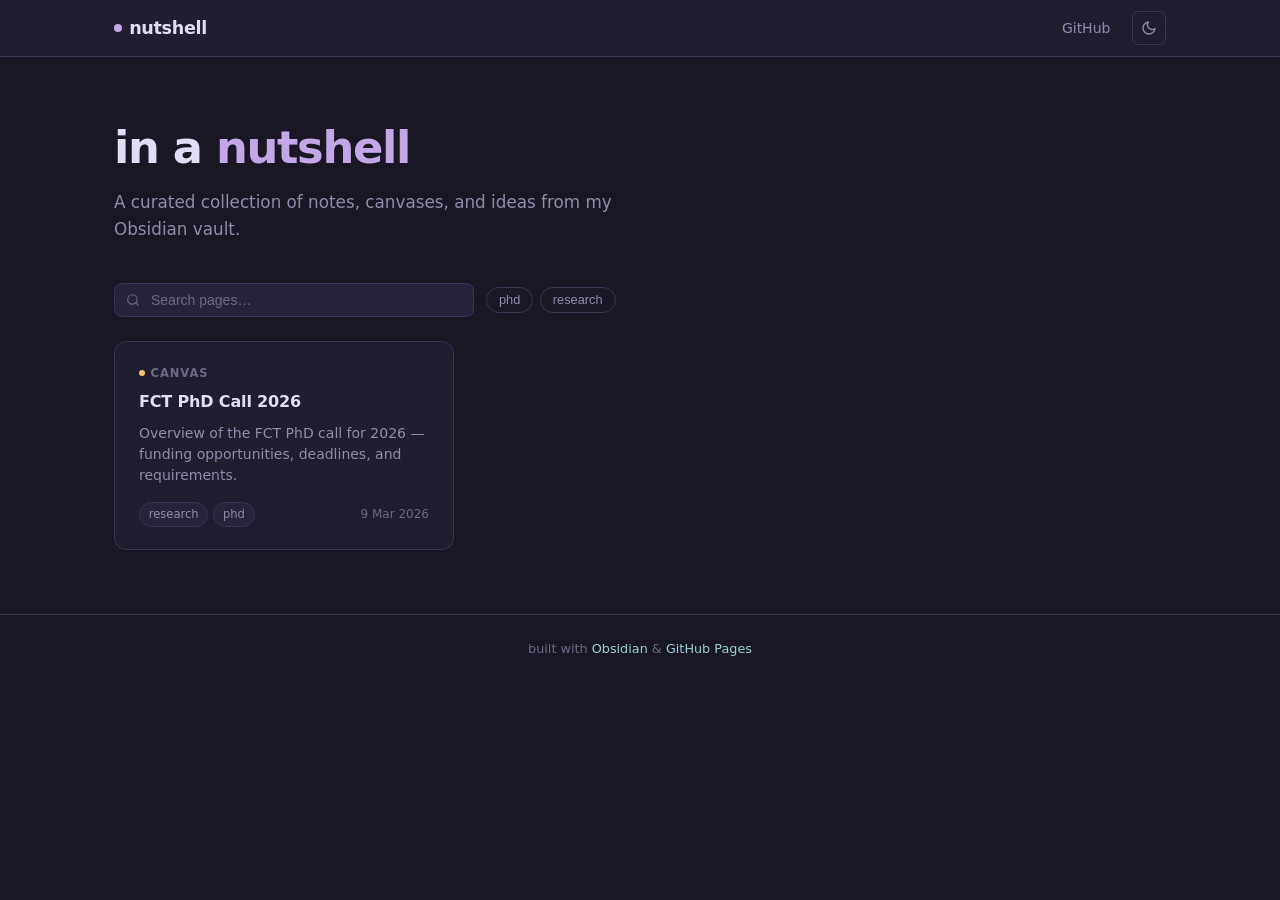
<file: index.html>
<!DOCTYPE html>
<html lang="en" data-theme="dark">
<head>
  <meta charset="UTF-8">
  <meta name="viewport" content="width=device-width, initial-scale=1.0">
  <title>nutshell</title>
  <meta name="description" content="A curated collection of notes and ideas.">
  <style>
    /* ─── Rose Pine palette ─────────────────────────────────────── */
    :root {
      --bg:       #191724;
      --surface:  #1f1d2e;
      --overlay:  #26233a;
      --muted:    #6e6a86;
      --subtle:   #908caa;
      --text:     #e0def4;
      --love:     #eb6f92;
      --gold:     #f6c177;
      --rose:     #ebbcba;
      --pine:     #31748f;
      --foam:     #9ccfd8;
      --iris:     #c4a7e7;
      --border:   #393552;
      --accent:   #31748f;
      --accent-fg:#e0def4;
    }
    [data-theme="light"] {
      --bg:       #faf4ed;
      --surface:  #fffaf3;
      --overlay:  #f2e9e1;
      --muted:    #9893a5;
      --subtle:   #797593;
      --text:     #575279;
      --love:     #b4637a;
      --gold:     #ea9d34;
      --rose:     #d7827e;
      --pine:     #286983;
      --foam:     #56949f;
      --iris:     #907aa9;
      --border:   #dfdad9;
      --accent:   #286983;
      --accent-fg:#fffaf3;
    }

    /* ─── Reset & base ─────────────────────────────────────────── */
    *, *::before, *::after { box-sizing: border-box; margin: 0; padding: 0; }

    body {
      font-family: "Inter", ui-sans-serif, system-ui, -apple-system, sans-serif;
      background: var(--bg);
      color: var(--text);
      min-height: 100vh;
      line-height: 1.6;
      transition: background 0.2s, color 0.2s;
    }

    a { color: var(--foam); text-decoration: none; }
    a:hover { text-decoration: underline; }

    /* ─── Header ────────────────────────────────────────────────── */
    header {
      position: sticky;
      top: 0;
      z-index: 100;
      background: var(--surface);
      border-bottom: 1px solid var(--border);
      backdrop-filter: blur(8px);
    }
    .header-inner {
      max-width: 1100px;
      margin: 0 auto;
      padding: 0 1.5rem;
      height: 56px;
      display: flex;
      align-items: center;
      gap: 1rem;
    }
    .site-name {
      font-size: 1.1rem;
      font-weight: 700;
      letter-spacing: -0.02em;
      color: var(--text);
      display: flex;
      align-items: center;
      gap: 0.45rem;
    }
    .site-name .dot {
      width: 8px;
      height: 8px;
      border-radius: 50%;
      background: var(--iris);
      display: inline-block;
    }
    nav {
      margin-left: auto;
      display: flex;
      align-items: center;
      gap: 0.5rem;
    }
    .nav-link {
      padding: 0.3rem 0.6rem;
      border-radius: 6px;
      font-size: 0.875rem;
      color: var(--subtle);
      transition: color 0.15s, background 0.15s;
    }
    .nav-link:hover {
      color: var(--text);
      background: var(--overlay);
      text-decoration: none;
    }
    .theme-btn {
      background: none;
      border: 1px solid var(--border);
      border-radius: 6px;
      color: var(--subtle);
      cursor: pointer;
      width: 34px;
      height: 34px;
      display: flex;
      align-items: center;
      justify-content: center;
      font-size: 1rem;
      transition: color 0.15s, background 0.15s, border-color 0.15s;
      margin-left: 0.25rem;
    }
    .theme-btn:hover {
      color: var(--text);
      background: var(--overlay);
      border-color: var(--subtle);
    }

    /* ─── Hero ──────────────────────────────────────────────────── */
    .hero {
      max-width: 1100px;
      margin: 0 auto;
      padding: 4rem 1.5rem 2.5rem;
    }
    .hero h1 {
      font-size: clamp(1.8rem, 4vw, 2.8rem);
      font-weight: 700;
      letter-spacing: -0.03em;
      line-height: 1.2;
      color: var(--text);
    }
    .hero h1 span { color: var(--iris); }
    .hero p {
      margin-top: 0.9rem;
      font-size: 1.05rem;
      color: var(--subtle);
      max-width: 520px;
    }

    /* ─── Search & filter ───────────────────────────────────────── */
    .controls {
      max-width: 1100px;
      margin: 0 auto;
      padding: 0 1.5rem 1.5rem;
      display: flex;
      align-items: center;
      gap: 0.75rem;
      flex-wrap: wrap;
    }
    .search-wrap {
      position: relative;
      flex: 1;
      min-width: 200px;
      max-width: 360px;
    }
    .search-wrap svg {
      position: absolute;
      left: 0.75rem;
      top: 50%;
      transform: translateY(-50%);
      color: var(--muted);
      pointer-events: none;
    }
    #search {
      width: 100%;
      padding: 0.5rem 0.75rem 0.5rem 2.25rem;
      background: var(--overlay);
      border: 1px solid var(--border);
      border-radius: 8px;
      color: var(--text);
      font-size: 0.875rem;
      outline: none;
      transition: border-color 0.15s;
    }
    #search::placeholder { color: var(--muted); }
    #search:focus { border-color: var(--pine); }

    .tag-filters {
      display: flex;
      gap: 0.4rem;
      flex-wrap: wrap;
    }
    .tag-btn {
      padding: 0.3rem 0.75rem;
      border-radius: 999px;
      border: 1px solid var(--border);
      background: none;
      color: var(--subtle);
      font-size: 0.8rem;
      cursor: pointer;
      transition: all 0.15s;
    }
    .tag-btn:hover { border-color: var(--pine); color: var(--foam); }
    .tag-btn.active {
      background: var(--pine);
      border-color: var(--pine);
      color: var(--accent-fg);
    }

    /* ─── Cards grid ─────────────────────────────────────────────── */
    .grid {
      max-width: 1100px;
      margin: 0 auto;
      padding: 0 1.5rem 4rem;
      display: grid;
      grid-template-columns: repeat(auto-fill, minmax(300px, 1fr));
      gap: 1rem;
    }

    .card {
      background: var(--surface);
      border: 1px solid var(--border);
      border-radius: 12px;
      padding: 1.4rem 1.5rem;
      display: flex;
      flex-direction: column;
      gap: 0.6rem;
      transition: border-color 0.15s, transform 0.15s, box-shadow 0.15s;
      cursor: pointer;
      text-decoration: none;
      color: inherit;
    }
    .card:hover {
      border-color: var(--pine);
      transform: translateY(-2px);
      box-shadow: 0 4px 20px rgba(0,0,0,0.15);
      text-decoration: none;
    }

    .card-type {
      font-size: 0.72rem;
      font-weight: 600;
      letter-spacing: 0.08em;
      text-transform: uppercase;
      color: var(--muted);
      display: flex;
      align-items: center;
      gap: 0.35rem;
    }
    .card-type-dot {
      width: 6px;
      height: 6px;
      border-radius: 50%;
      background: var(--iris);
      flex-shrink: 0;
    }
    .card-type-dot.canvas  { background: var(--gold); }
    .card-type-dot.note    { background: var(--foam); }
    .card-type-dot.slides  { background: var(--rose); }

    .card h2 {
      font-size: 1rem;
      font-weight: 600;
      letter-spacing: -0.01em;
      color: var(--text);
      line-height: 1.3;
    }

    .card p {
      font-size: 0.875rem;
      color: var(--subtle);
      line-height: 1.5;
      flex: 1;
    }

    .card-footer {
      display: flex;
      align-items: center;
      justify-content: space-between;
      margin-top: 0.4rem;
    }
    .card-tags {
      display: flex;
      gap: 0.3rem;
      flex-wrap: wrap;
    }
    .tag {
      padding: 0.15rem 0.55rem;
      border-radius: 999px;
      background: var(--overlay);
      color: var(--subtle);
      font-size: 0.72rem;
      border: 1px solid var(--border);
    }
    .card-date {
      font-size: 0.75rem;
      color: var(--muted);
      white-space: nowrap;
    }

    .no-results {
      grid-column: 1 / -1;
      text-align: center;
      padding: 3rem;
      color: var(--muted);
    }

    /* ─── Footer ─────────────────────────────────────────────────── */
    footer {
      border-top: 1px solid var(--border);
      padding: 1.5rem;
      text-align: center;
      font-size: 0.8rem;
      color: var(--muted);
    }
  </style>
</head>
<body>

<header>
  <div class="header-inner">
    <span class="site-name"><span class="dot"></span>nutshell</span>
    <nav>
      <a class="nav-link" href="https://github.com/fcoelhomrc/nutshell-web" target="_blank" rel="noopener">
        GitHub
      </a>
      <button class="theme-btn" id="theme-toggle" title="Toggle theme" aria-label="Toggle theme">
        <svg id="icon-moon" xmlns="http://www.w3.org/2000/svg" width="16" height="16" viewBox="0 0 24 24"
             fill="none" stroke="currentColor" stroke-width="2" stroke-linecap="round" stroke-linejoin="round">
          <path d="M21 12.79A9 9 0 1 1 11.21 3 7 7 0 0 0 21 12.79z"/>
        </svg>
        <svg id="icon-sun" xmlns="http://www.w3.org/2000/svg" width="16" height="16" viewBox="0 0 24 24"
             fill="none" stroke="currentColor" stroke-width="2" stroke-linecap="round" stroke-linejoin="round"
             style="display:none">
          <circle cx="12" cy="12" r="5"/>
          <line x1="12" y1="1" x2="12" y2="3"/>
          <line x1="12" y1="21" x2="12" y2="23"/>
          <line x1="4.22" y1="4.22" x2="5.64" y2="5.64"/>
          <line x1="18.36" y1="18.36" x2="19.78" y2="19.78"/>
          <line x1="1" y1="12" x2="3" y2="12"/>
          <line x1="21" y1="12" x2="23" y2="12"/>
          <line x1="4.22" y1="19.78" x2="5.64" y2="18.36"/>
          <line x1="18.36" y1="5.64" x2="19.78" y2="4.22"/>
        </svg>
      </button>
    </nav>
  </div>
</header>

<section class="hero">
  <h1>in a <span>nutshell</span></h1>
  <p>A curated collection of notes, canvases, and ideas from my Obsidian vault.</p>
</section>

<div class="controls">
  <div class="search-wrap">
    <svg xmlns="http://www.w3.org/2000/svg" width="14" height="14" viewBox="0 0 24 24"
         fill="none" stroke="currentColor" stroke-width="2" stroke-linecap="round" stroke-linejoin="round">
      <circle cx="11" cy="11" r="8"/><line x1="21" y1="21" x2="16.65" y2="16.65"/>
    </svg>
    <input type="search" id="search" placeholder="Search pages…" autocomplete="off">
  </div>
  <div class="tag-filters" id="tag-filters"></div>
</div>

<div class="grid" id="grid"></div>

<footer>
  built with <a href="https://obsidian.md" target="_blank" rel="noopener">Obsidian</a>
  &amp; <a href="https://pages.github.com" target="_blank" rel="noopener">GitHub Pages</a>
</footer>

<script>
  /* ─────────────────────────────────────────────────────────────
     PAGES — edit this array to add / remove published pages.

     Fields:
       title       required  display name
       url         required  path to the HTML file (relative to this index)
       description optional  short blurb shown on the card
       type        optional  "canvas" | "note" | "slides" | anything else
       tags        optional  array of strings
       date        optional  ISO date string "YYYY-MM-DD"
  ──────────────────────────────────────────────────────────────── */
  const PAGES = [
    {
      title:       "FCT PhD Call 2026",
      url:         "contents/fct-phd-call-2026.html",
      description: "Overview of the FCT PhD call for 2026 — funding opportunities, deadlines, and requirements.",
      type:        "canvas",
      tags:        ["research", "phd"],
      date:        "2026-03-09",
    },
    /* Add more pages here — copy the block above and edit the fields */
  ];
  /* ─────────────────────────────────────────────────────────────── */

  /* ── Theme toggle ─────────────────────────────────────────────── */
  const html = document.documentElement;
  const btn  = document.getElementById("theme-toggle");
  const moon = document.getElementById("icon-moon");
  const sun  = document.getElementById("icon-sun");

  function setTheme(t) {
    html.dataset.theme = t;
    localStorage.setItem("theme", t);
    if (t === "dark") { moon.style.display = ""; sun.style.display = "none"; }
    else              { moon.style.display = "none"; sun.style.display = ""; }
  }
  setTheme(localStorage.getItem("theme") || "dark");
  btn.addEventListener("click", () =>
    setTheme(html.dataset.theme === "dark" ? "light" : "dark")
  );

  /* ── Collect all tags ─────────────────────────────────────────── */
  const allTags = [...new Set(PAGES.flatMap(p => p.tags || []))].sort();
  let activeTag = null;

  const tagContainer = document.getElementById("tag-filters");
  allTags.forEach(tag => {
    const b = document.createElement("button");
    b.className = "tag-btn";
    b.textContent = tag;
    b.addEventListener("click", () => {
      activeTag = activeTag === tag ? null : tag;
      document.querySelectorAll(".tag-btn").forEach(x => x.classList.remove("active"));
      if (activeTag) b.classList.add("active");
      render();
    });
    tagContainer.appendChild(b);
  });

  /* ── Render cards ─────────────────────────────────────────────── */
  const grid   = document.getElementById("grid");
  const search = document.getElementById("search");

  function formatDate(s) {
    if (!s) return "";
    const d = new Date(s + "T00:00:00");
    return d.toLocaleDateString("en-GB", { year: "numeric", month: "short", day: "numeric" });
  }

  function render() {
    const q = search.value.trim().toLowerCase();
    const filtered = PAGES.filter(p => {
      const text = (p.title + " " + (p.description || "") + " " + (p.tags || []).join(" ")).toLowerCase();
      const matchSearch = !q || text.includes(q);
      const matchTag    = !activeTag || (p.tags || []).includes(activeTag);
      return matchSearch && matchTag;
    });

    grid.innerHTML = "";
    if (filtered.length === 0) {
      grid.innerHTML = '<div class="no-results">No pages match your search.</div>';
      return;
    }
    filtered.forEach(p => {
      const type = (p.type || "note").toLowerCase();
      const a = document.createElement("a");
      a.className = "card";
      a.href = p.url;
      a.innerHTML = `
        <div class="card-type">
          <span class="card-type-dot ${type}"></span>
          ${type}
        </div>
        <h2>${p.title}</h2>
        ${p.description ? `<p>${p.description}</p>` : ""}
        <div class="card-footer">
          <div class="card-tags">
            ${(p.tags || []).map(t => `<span class="tag">${t}</span>`).join("")}
          </div>
          <span class="card-date">${formatDate(p.date)}</span>
        </div>
      `;
      grid.appendChild(a);
    });
  }

  search.addEventListener("input", render);
  render();
</script>
</body>
</html>
</file>
